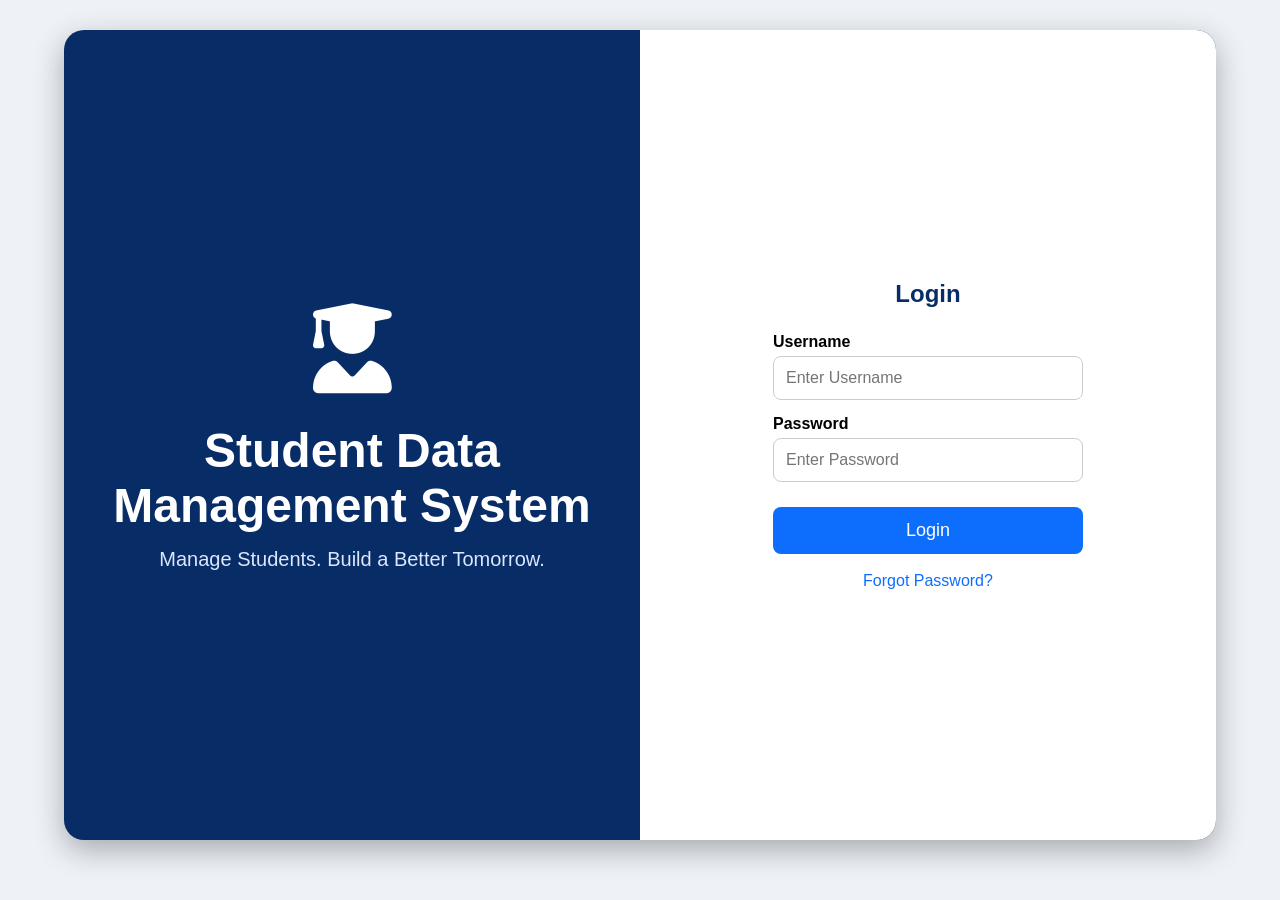
<file: index.html>
<!DOCTYPE html>
<html lang="en">
<head>
<meta charset="UTF-8">
<meta name="viewport" content="width=device-width, initial-scale=1.0">
<title>Student Data Management System</title>

<link rel="stylesheet" href="style.css">

<link href="https://cdnjs.cloudflare.com/ajax/libs/font-awesome/6.5.2/css/all.min.css" rel="stylesheet">

</head>

<body>

<div class="container">

<div class="left">

<div class="logo">
<i class="fa-solid fa-user-graduate"></i>
</div>

<h1>Student Data<br>Management System</h1>

<p>Manage Students. Build a Better Tomorrow.</p>

</div>

<div class="right">

<div class="login-box">

<h2>Login</h2>

<label>Username</label>

<input
type="text"
id="username"
placeholder="Enter Username">

<label>Password</label>

<input
type="password"
id="password"
placeholder="Enter Password">

<button id="loginBtn">
Login
</button>

<a href="#">Forgot Password?</a>

</div>

</div>

</div>

<script src="login.js"></script>

</body>
</html>
</file>
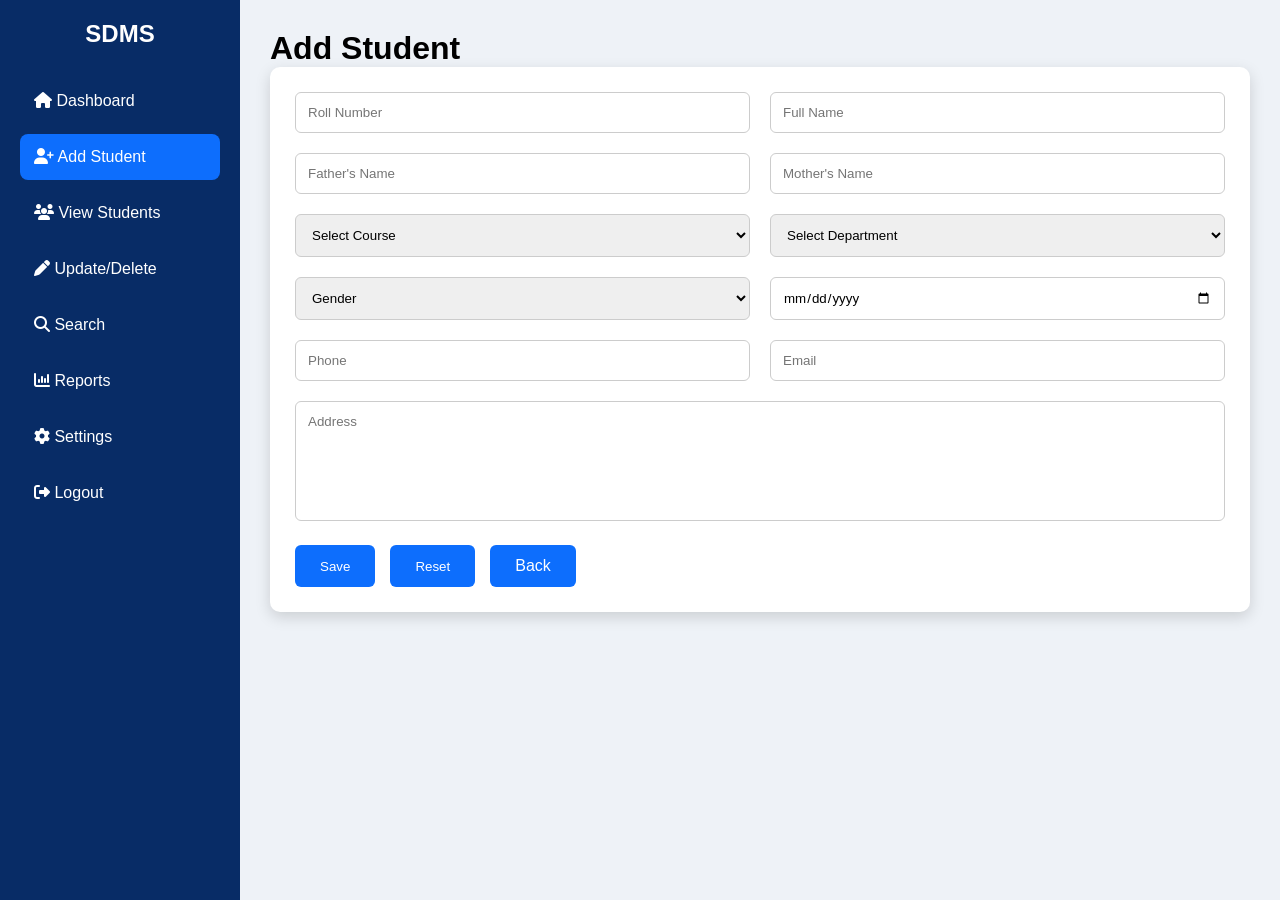
<file: add-student.html>
<!DOCTYPE html>
<html lang="en">
<head>
<meta charset="UTF-8">
<meta name="viewport" content="width=device-width, initial-scale=1.0">
<title>Add Student</title>

<link rel="stylesheet" href="form.css">

<link href="https://cdnjs.cloudflare.com/ajax/libs/font-awesome/6.5.2/css/all.min.css" rel="stylesheet">

</head>

<body>

<div class="container">

<div class="sidebar">

<h2>SDMS</h2>

<ul>

<li><a href="dashboard.html"><i class="fa fa-house"></i> Dashboard</a></li>

<li class="active"><a href="add-student.html"><i class="fa fa-user-plus"></i> Add Student</a></li>

<li><a href="view-students.html"><i class="fa fa-users"></i> View Students</a></li>

<li><a href="update-delete.html"><i class="fa fa-pen"></i> Update/Delete</a></li>

<li><a href="search.html"><i class="fa fa-search"></i> Search</a></li>

<li><a href="reports.html"><i class="fa fa-chart-column"></i> Reports</a></li>

<li><a href="settings.html"><i class="fa fa-gear"></i> Settings</a></li>

<li><a href="index.html"><i class="fa fa-right-from-bracket"></i> Logout</a></li>

</ul>

</div>

<div class="main">

<h1>Add Student</h1>

<form id="studentForm">

<div class="row">

<input type="text" placeholder="Roll Number" required>

<input type="text" placeholder="Full Name" required>

</div>

<div class="row">

<input type="text" placeholder="Father's Name">

<input type="text" placeholder="Mother's Name">

</div>

<div class="row">

<select>

<option>Select Course</option>

<option>BCA</option>

<option>BBA</option>

<option>B.Tech</option>

<option>B.Sc</option>

</select>

<select>

<option>Select Department</option>

<option>Computer Science</option>

<option>Management</option>

<option>Commerce</option>

</select>

</div>

<div class="row">

<select>

<option>Gender</option>

<option>Male</option>

<option>Female</option>

</select>

<input type="date">

</div>

<div class="row">

<input type="text" placeholder="Phone">

<input type="email" placeholder="Email">

</div>

<textarea placeholder="Address"></textarea>

<div class="buttons">

<button type="submit">Save</button>

<button type="reset">Reset</button>

<a href="dashboard.html">Back</a>

</div>

</form>

</div>

</div>

<script src="student.js"></script>

</body>
</html>
</file>
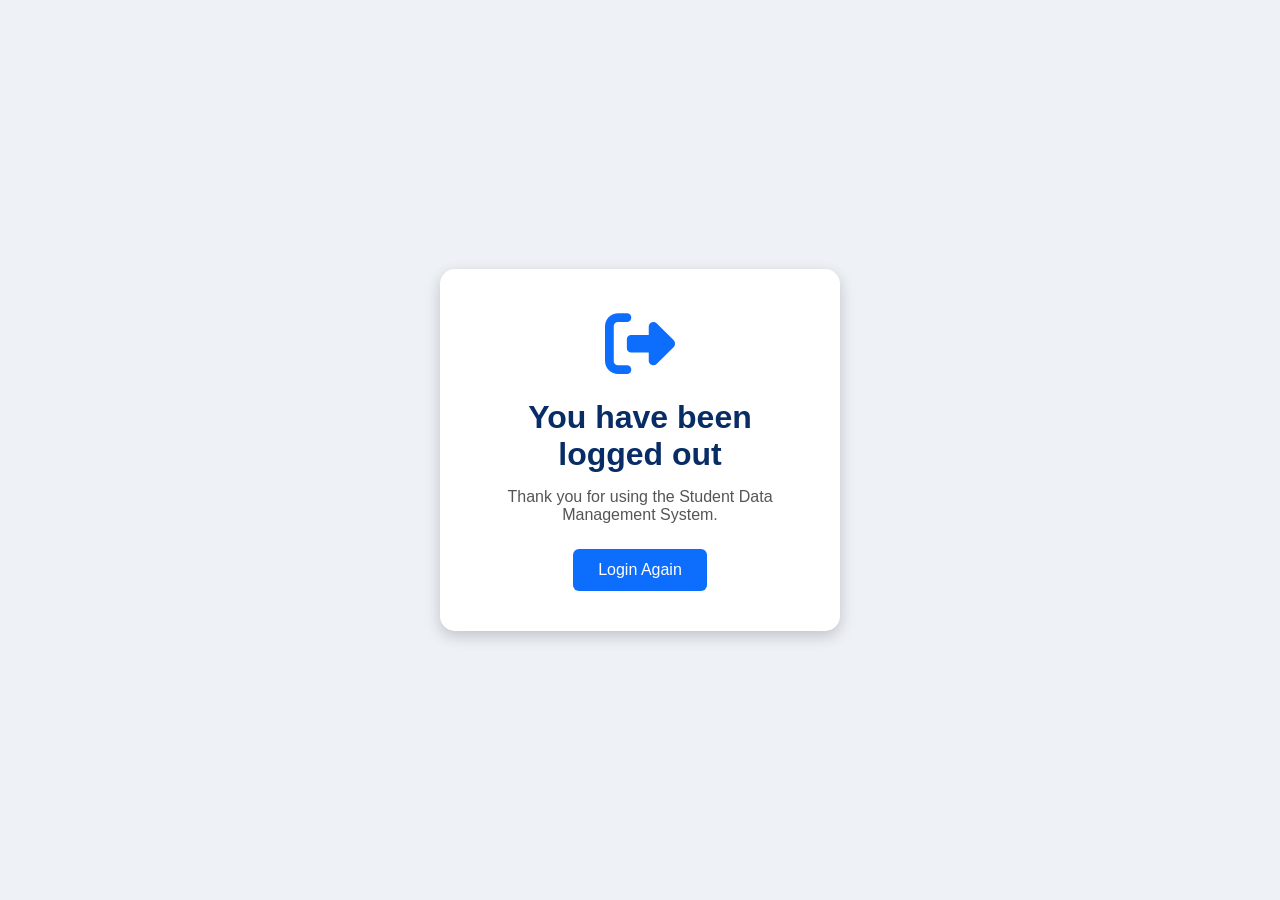
<file: logout.html>
<!DOCTYPE html>
<html lang="en">
<head>

<meta charset="UTF-8">
<meta name="viewport" content="width=device-width, initial-scale=1.0">

<title>Logout</title>

<link rel="stylesheet" href="logout.css">

<link href="https://cdnjs.cloudflare.com/ajax/libs/font-awesome/6.5.2/css/all.min.css" rel="stylesheet">

</head>

<body>

<div class="logout-box">

<i class="fa-solid fa-right-from-bracket icon"></i>

<h1>You have been logged out</h1>

<p>Thank you for using the Student Data Management System.</p>

<button onclick="loginAgain()">Login Again</button>

</div>

<script src="logout.js"></script>

</body>
</html>
</file>
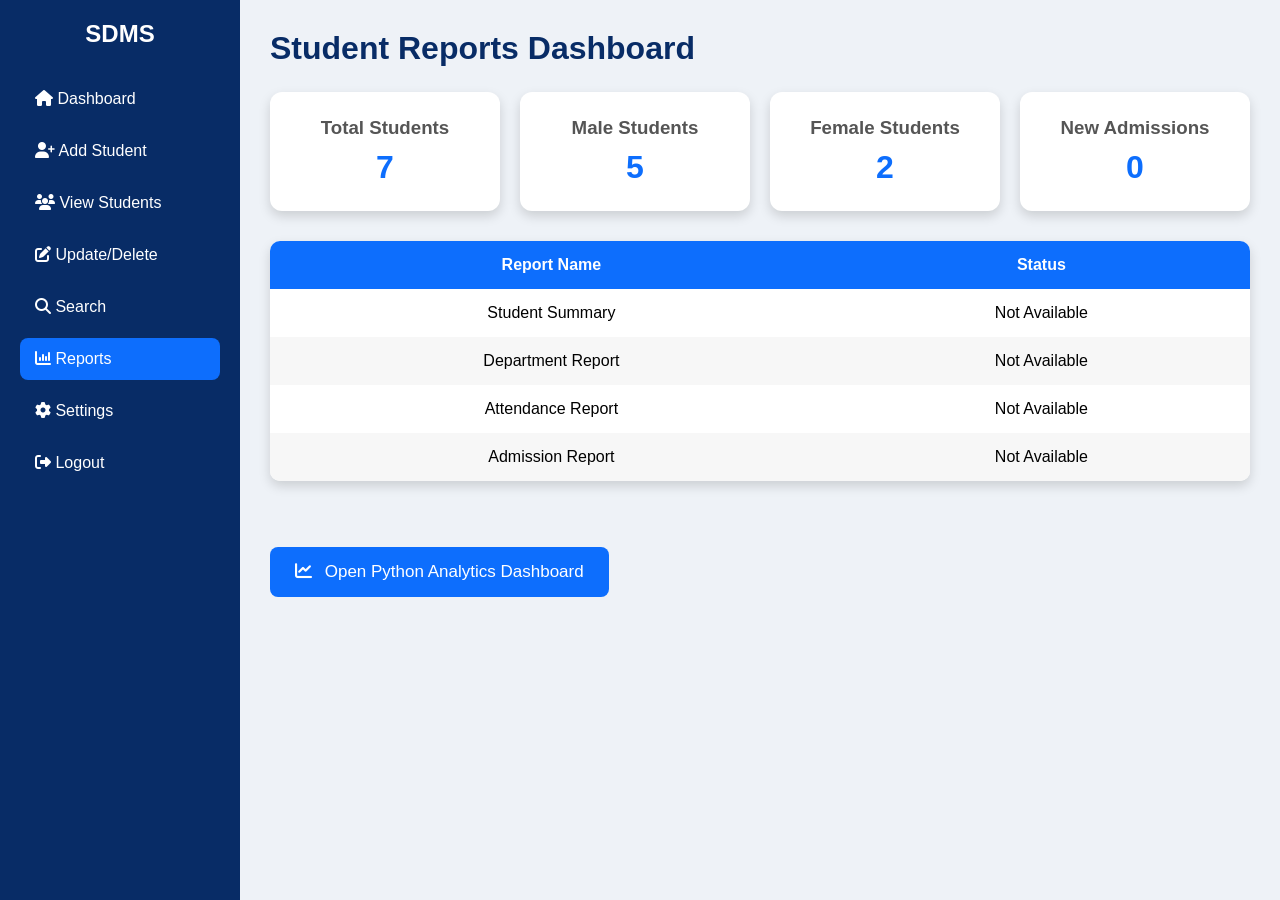
<file: reports.html>
<!DOCTYPE html>
<html lang="en">
<head>

<meta charset="UTF-8">
<meta name="viewport" content="width=device-width, initial-scale=1.0">

<title>Student Reports</title>

<link rel="stylesheet" href="reports.css">

<link href="https://cdnjs.cloudflare.com/ajax/libs/font-awesome/6.5.2/css/all.min.css" rel="stylesheet">

</head>

<body>

<div class="container">

<div class="sidebar">

<h2>SDMS</h2>

<ul>

<li><a href="dashboard.html"><i class="fa-solid fa-house"></i> Dashboard</a></li>

<li><a href="add-student.html"><i class="fa-solid fa-user-plus"></i> Add Student</a></li>

<li><a href="view-students.html"><i class="fa-solid fa-users"></i> View Students</a></li>

<li><a href="update-delete.html"><i class="fa-solid fa-pen-to-square"></i> Update/Delete</a></li>

<li><a href="search.html"><i class="fa-solid fa-magnifying-glass"></i> Search</a></li>

<li class="active"><a href="reports.html"><i class="fa-solid fa-chart-column"></i> Reports</a></li>

<li><a href="settings.html"><i class="fa-solid fa-gear"></i> Settings</a></li>

<li><a href="logout.html"><i class="fa-solid fa-right-from-bracket"></i> Logout</a></li>

</ul>

</div>

<div class="main">

<h1>Student Reports Dashboard</h1>

<div class="cards">

<div class="card">
<h3>Total Students</h3>
<h2>7</h2>
</div>

<div class="card">
<h3>Male Students</h3>
<h2>5</h2>
</div>

<div class="card">
<h3>Female Students</h3>
<h2>2</h2>
</div>

<div class="card">
<h3>New Admissions</h3>
<h2>0</h2>
</div>

</div>

<table>

<thead>

<tr>
<th>Report Name</th>
<th>Status</th>
</tr>

</thead>

<tbody>

<tr>
<td>Student Summary</td>
<td> Not Available</td>
</tr>

<tr>
<td>Department Report</td>
<td> Not Available</td>
</tr>

<tr>
<td>Attendance Report</td>
<td> Not Available</td>
</tr>

<tr>
<td>Admission Report</td>
<td> Not Available</td>
</tr>

</tbody>

</table>

<br><br>

<button onclick="openPythonReport()">
<i class="fa-solid fa-chart-line"></i>
Open Python Analytics Dashboard
</button>

</div>

</div>

<script src="reports.js"></script>

</body>
</html>
</file>
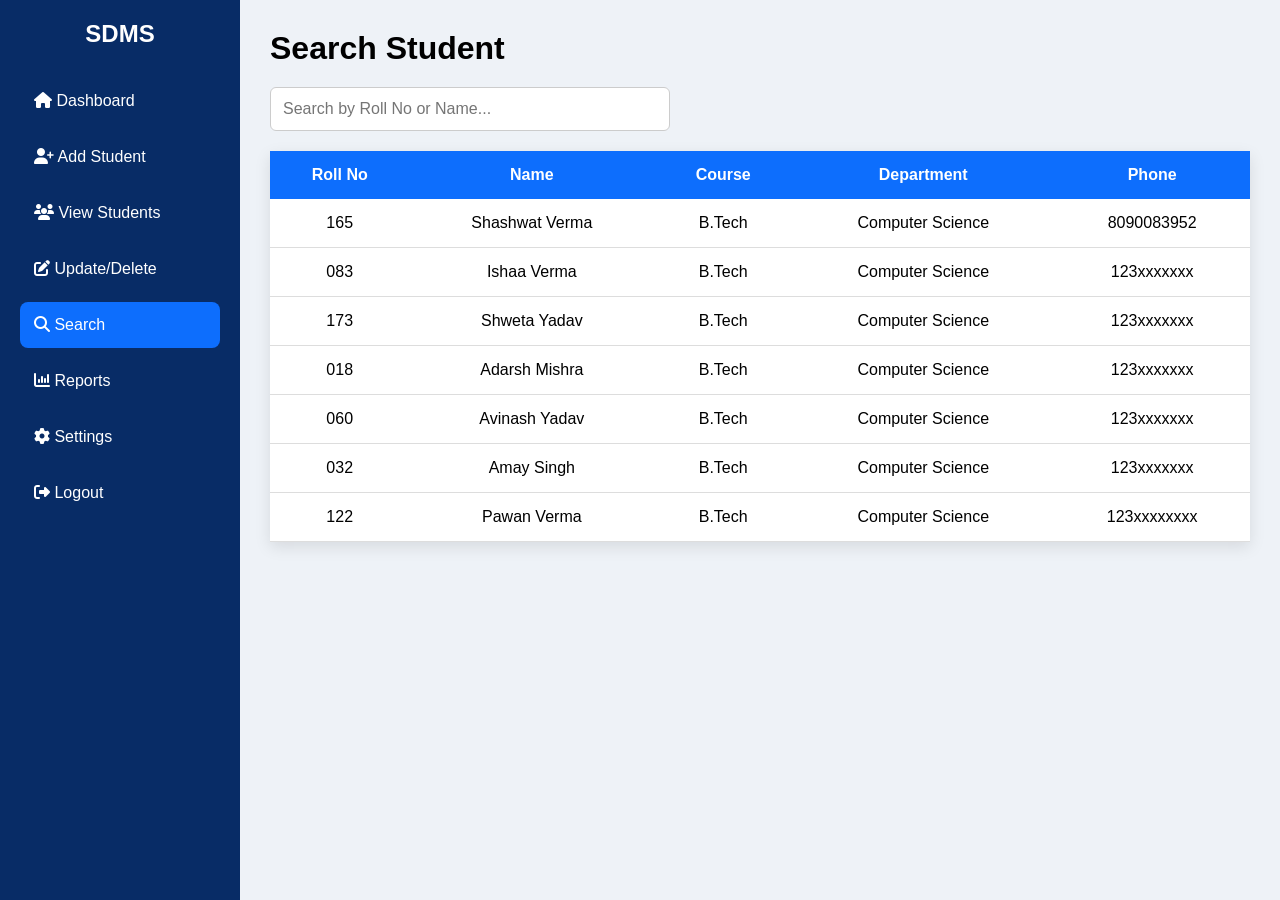
<file: search.html>
<!DOCTYPE html>
<html lang="en">
<head>
<meta charset="UTF-8">
<meta name="viewport" content="width=device-width, initial-scale=1.0">
<title>Search Student</title>

<link rel="stylesheet" href="search.css">

<link href="https://cdnjs.cloudflare.com/ajax/libs/font-awesome/6.5.2/css/all.min.css" rel="stylesheet">

</head>

<body>

<div class="container">

<div class="sidebar">

<h2>SDMS</h2>

<ul>

<li><a href="dashboard.html"><i class="fa-solid fa-house"></i> Dashboard</a></li>

<li><a href="add-student.html"><i class="fa-solid fa-user-plus"></i> Add Student</a></li>

<li><a href="view-students.html"><i class="fa-solid fa-users"></i> View Students</a></li>

<li><a href="update-delete.html"><i class="fa-solid fa-pen-to-square"></i> Update/Delete</a></li>

<li class="active"><a href="search.html"><i class="fa-solid fa-magnifying-glass"></i> Search</a></li>

<li><a href="reports.html"><i class="fa-solid fa-chart-column"></i> Reports</a></li>

<li><a href="settings.html"><i class="fa-solid fa-gear"></i> Settings</a></li>

<li><a href="index.html"><i class="fa-solid fa-right-from-bracket"></i> Logout</a></li>

</ul>

</div>

<div class="main">

<h1>Search Student</h1>

<input type="text" id="searchInput" placeholder="Search by Roll No or Name..." onkeyup="searchStudent()">

<table id="studentTable">

<thead>

<tr>

<th>Roll No</th>
<th>Name</th>
<th>Course</th>
<th>Department</th>
<th>Phone</th>

</tr>

</thead>

<tbody>

<tr>
<td>165</td>
<td>Shashwat Verma</td>
<td>B.Tech</td>
<td>Computer Science</td>
<td>8090083952</td>

</tr>

<tr>

<td>083</td>
<td>Ishaa Verma</td>
<td>B.Tech</td>
<td>Computer Science</td>
<td>123xxxxxxx</td>


</tr>

<tr>

<td>173</td>
<td>Shweta Yadav</td>
<td>B.Tech</td>
<td>Computer Science</td>
<td>123xxxxxxx</td>


</tr>

<tr>
<td>018</td>
<td>Adarsh Mishra</td>
<td>B.Tech</td>
<td>Computer Science</td>
<td>123xxxxxxx</td>


</tr>


<tr>
<td>060</td>
<td>Avinash Yadav</td>
<td>B.Tech</td>
<td>Computer Science</td>
<td>123xxxxxxx</td>


</tr>


<tr>
<td>032</td>
<td>Amay Singh</td>
<td>B.Tech</td>
<td>Computer Science</td>
<td>123xxxxxxx</td>


</tr>


<tr>
<td>122</td>
<td>Pawan Verma</td>
<td>B.Tech</td>
<td>Computer Science</td>
<td>123xxxxxxxx</td>


</tr>

</tbody>

</table>

</div>

</div>

<script src="search.js"></script>

</body>
</html>
</file>
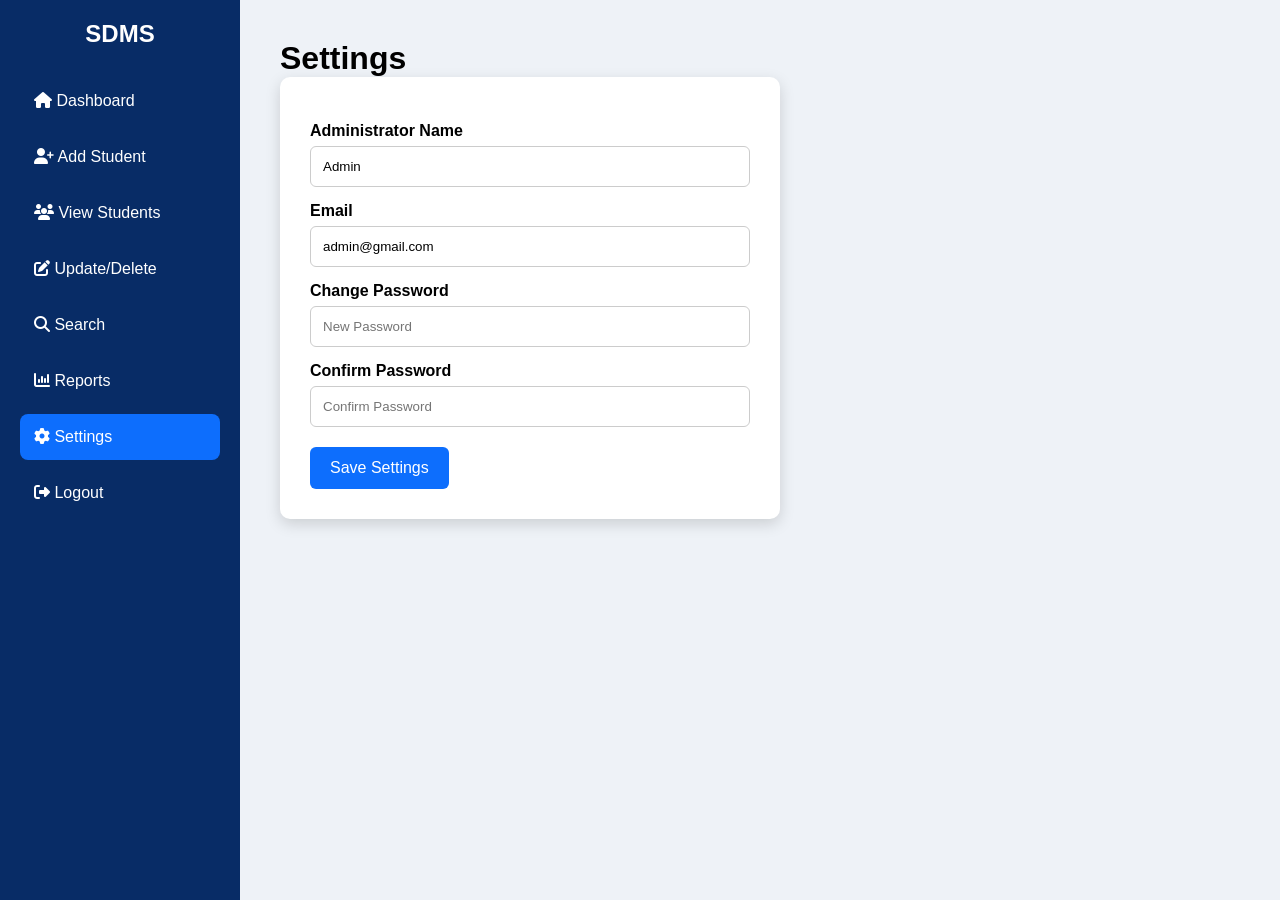
<file: settings.html>
<!DOCTYPE html>
<html lang="en">
<head>
<meta charset="UTF-8">
<meta name="viewport" content="width=device-width, initial-scale=1.0">
<title>Settings</title>

<link rel="stylesheet" href="settings.css">

<link href="https://cdnjs.cloudflare.com/ajax/libs/font-awesome/6.5.2/css/all.min.css" rel="stylesheet">

</head>

<body>

<div class="container">

<div class="sidebar">

<h2>SDMS</h2>

<ul>

<li><a href="dashboard.html"><i class="fa-solid fa-house"></i> Dashboard</a></li>

<li><a href="add-student.html"><i class="fa-solid fa-user-plus"></i> Add Student</a></li>

<li><a href="view-students.html"><i class="fa-solid fa-users"></i> View Students</a></li>

<li><a href="update-delete.html"><i class="fa-solid fa-pen-to-square"></i> Update/Delete</a></li>

<li><a href="search.html"><i class="fa-solid fa-magnifying-glass"></i> Search</a></li>

<li><a href="reports.html"><i class="fa-solid fa-chart-column"></i> Reports</a></li>

<li class="active"><a href="settings.html"><i class="fa-solid fa-gear"></i> Settings</a></li>

<li><a href="logout.html"><i class="fa-solid fa-right-from-bracket"></i> Logout</a></li>

</ul>

</div>

<div class="main">

<h1>Settings</h1>

<form id="settingsForm">

<label>Administrator Name</label>
<input type="text" id="adminName" value="Admin">

<label>Email</label>
<input type="email" id="email" value="admin@gmail.com">

<label>Change Password</label>
<input type="password" id="password" placeholder="New Password">

<label>Confirm Password</label>
<input type="password" id="confirmPassword" placeholder="Confirm Password">

<button type="button" onclick="saveSettings()">Save Settings</button>

</form>

</div>

</div>

<script src="settings.js"></script>

</body>
</html>
</file>
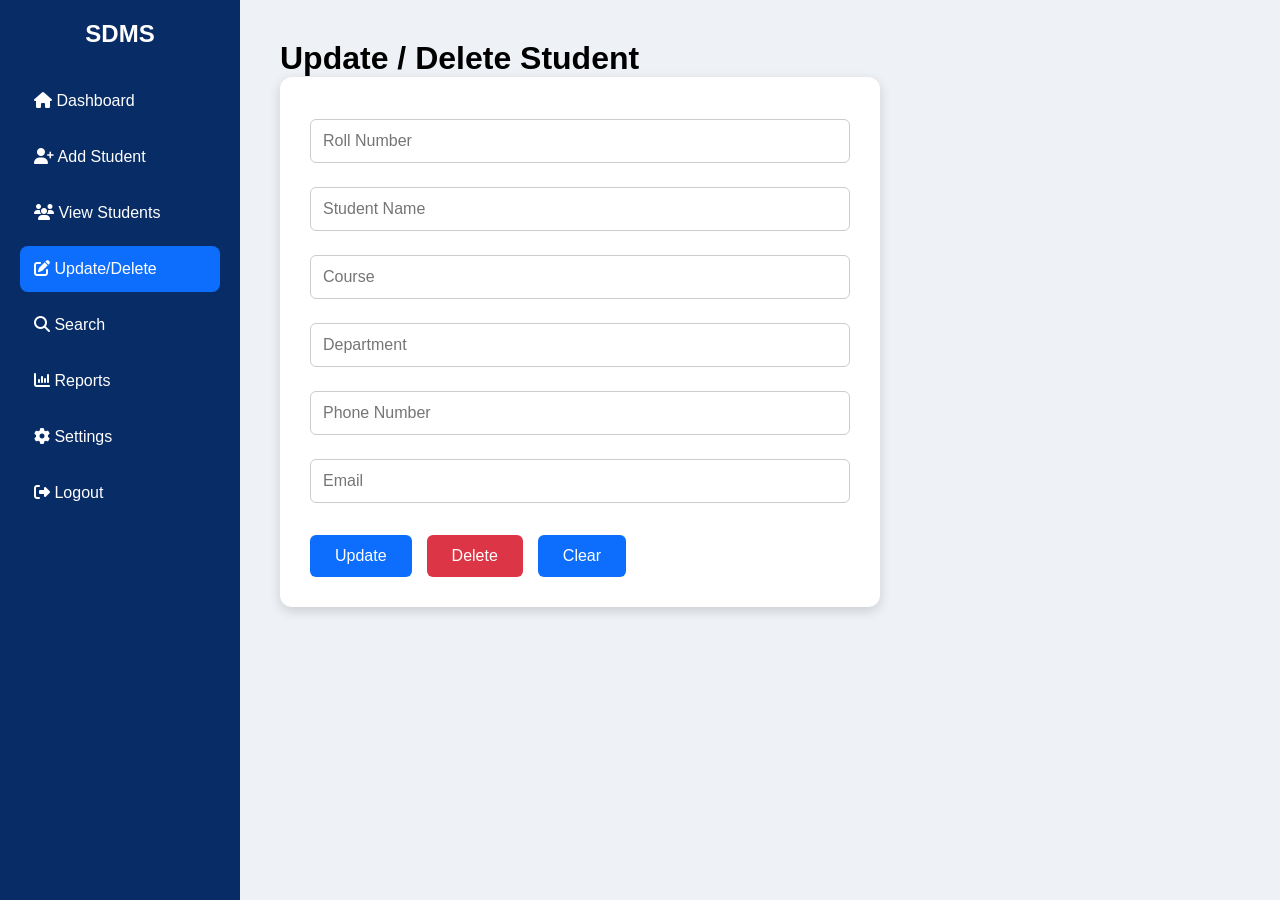
<file: update-delete.html>
<!DOCTYPE html>
<html lang="en">
<head>
<meta charset="UTF-8">
<meta name="viewport" content="width=device-width, initial-scale=1.0">
<title>Update/Delete Student</title>

<link rel="stylesheet" href="update-delete.css">

<link href="https://cdnjs.cloudflare.com/ajax/libs/font-awesome/6.5.2/css/all.min.css" rel="stylesheet">

</head>
<body>

<div class="container">

<div class="sidebar">

<h2>SDMS</h2>

<ul>

<li><a href="dashboard.html"><i class="fa-solid fa-house"></i> Dashboard</a></li>

<li><a href="add-student.html"><i class="fa-solid fa-user-plus"></i> Add Student</a></li>

<li><a href="view-students.html"><i class="fa-solid fa-users"></i> View Students</a></li>

<li class="active"><a href="update-delete.html"><i class="fa-solid fa-pen-to-square"></i> Update/Delete</a></li>

<li><a href="search.html"><i class="fa-solid fa-magnifying-glass"></i> Search</a></li>

<li><a href="reports.html"><i class="fa-solid fa-chart-column"></i> Reports</a></li>

<li><a href="settings.html"><i class="fa-solid fa-gear"></i> Settings</a></li>

<li><a href="index.html"><i class="fa-solid fa-right-from-bracket"></i> Logout</a></li>

</ul>

</div>

<div class="main">

<h1>Update / Delete Student</h1>

<form id="updateForm">

<input type="text" id="roll" placeholder="Roll Number" required>

<input type="text" id="name" placeholder="Student Name" required>

<input type="text" id="course" placeholder="Course">

<input type="text" id="department" placeholder="Department">

<input type="text" id="phone" placeholder="Phone Number">

<input type="email" id="email" placeholder="Email">

<div class="buttons">

<button type="button" onclick="updateStudent()">Update</button>

<button type="button" class="delete" onclick="deleteStudent()">Delete</button>

<button type="reset">Clear</button>

</div>

</form>

</div>

</div>

<script src="update-delete.js"></script>

</body>
</html>
</file>
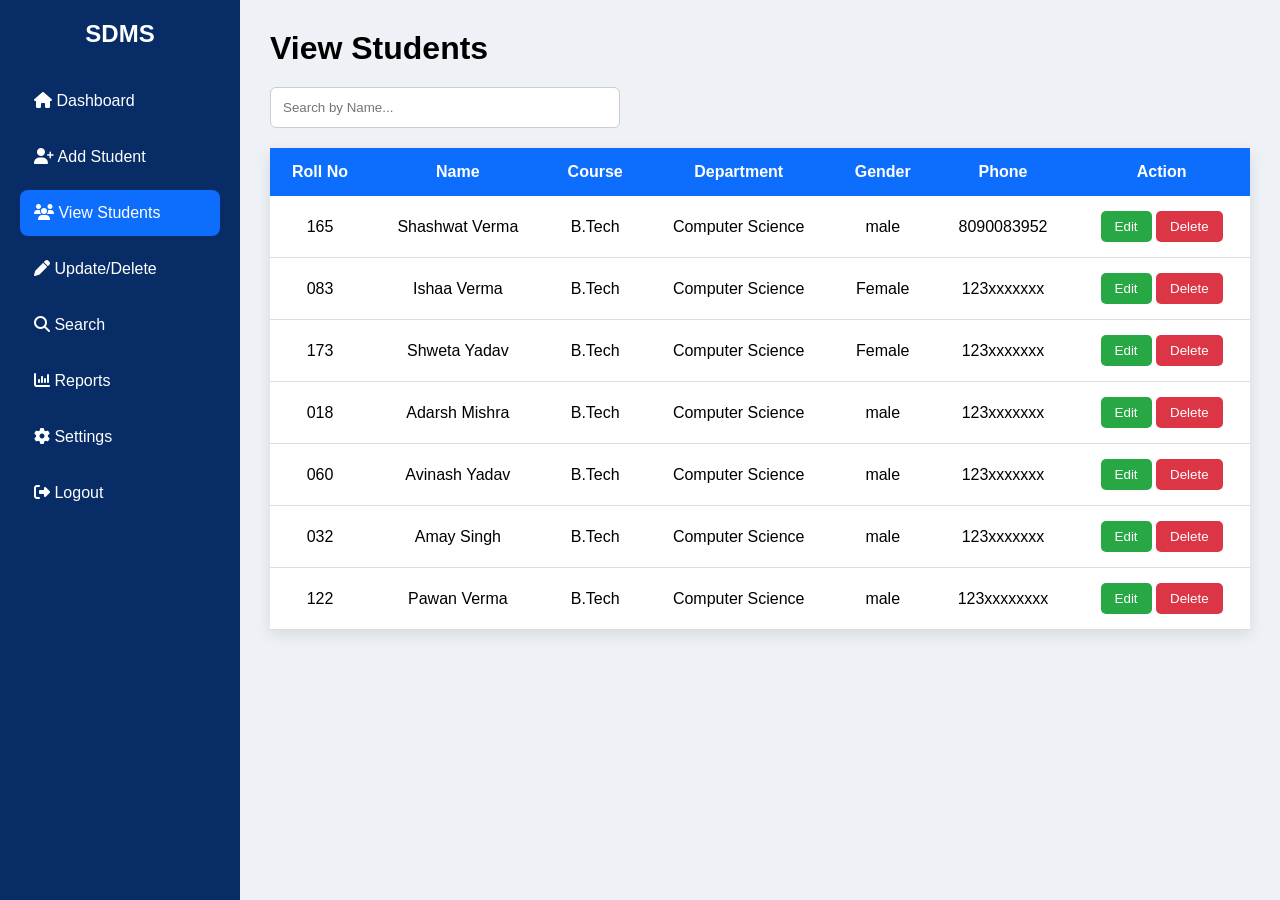
<file: view-students.html>
<!DOCTYPE html>
<html lang="en">
<head>

<meta charset="UTF-8">
<meta name="viewport" content="width=device-width, initial-scale=1.0">

<title>View Students</title>

<link rel="stylesheet" href="view.css">

<link href="https://cdnjs.cloudflare.com/ajax/libs/font-awesome/6.5.2/css/all.min.css" rel="stylesheet">

</head>

<body>

<div class="container">

<div class="sidebar">

<h2>SDMS</h2>

<ul>

<li><a href="dashboard.html"><i class="fa-solid fa-house"></i> Dashboard</a></li>

<li><a href="add-student.html"><i class="fa-solid fa-user-plus"></i> Add Student</a></li>

<li class="active"><a href="view-students.html"><i class="fa-solid fa-users"></i> View Students</a></li>

<li><a href="update-delete.html"><i class="fa-solid fa-pen"></i> Update/Delete</a></li>

<li><a href="search.html"><i class="fa-solid fa-search"></i> Search</a></li>

<li><a href="reports.html"><i class="fa-solid fa-chart-column"></i> Reports</a></li>

<li><a href="settings.html"><i class="fa-solid fa-gear"></i> Settings</a></li>

<li><a href="index.html"><i class="fa-solid fa-right-from-bracket"></i> Logout</a></li>

</ul>

</div>

<div class="main">

<h1>View Students</h1>

<input
type="text"
id="searchInput"
placeholder="Search by Name..."
onkeyup="searchStudent()">

<table id="studentTable">

<thead>

<tr>

<th>Roll No</th>
<th>Name</th>
<th>Course</th>
<th>Department</th>
<th>Gender</th>
<th>Phone</th>
<th>Action</th>

</tr>

</thead>

<tbody>

<tr>
<td>165</td>
<td>Shashwat Verma</td>
<td>B.Tech</td>
<td>Computer Science</td>
<td>male</td>
<td>8090083952</td>
<td>

<button class="edit">Edit</button>

<button class="delete">Delete</button>

</td>

</tr>

<tr>

<td>083</td>
<td>Ishaa Verma</td>
<td>B.Tech</td>
<td>Computer Science</td>
<td>Female</td>
<td>123xxxxxxx</td>

<td>

<button class="edit">Edit</button>

<button class="delete">Delete</button>

</td>

</tr>

<tr>

<td>173</td>
<td>Shweta Yadav</td>
<td>B.Tech</td>
<td>Computer Science</td>
<td>Female</td>
<td>123xxxxxxx</td>

<td>

<button class="edit">Edit</button>

<button class="delete">Delete</button>

</td>

</tr>

<tr>
<td>018</td>
<td>Adarsh Mishra</td>
<td>B.Tech</td>
<td>Computer Science</td>
<td>male</td>
<td>123xxxxxxx</td>
<td>

<button class="edit">Edit</button>

<button class="delete">Delete</button>

</td>

</tr>


<tr>
<td>060</td>
<td>Avinash Yadav</td>
<td>B.Tech</td>
<td>Computer Science</td>
<td>male</td>
<td>123xxxxxxx</td>
<td>

<button class="edit">Edit</button>

<button class="delete">Delete</button>

</td>

</tr>


<tr>
<td>032</td>
<td>Amay Singh</td>
<td>B.Tech</td>
<td>Computer Science</td>
<td>male</td>
<td>123xxxxxxx</td>
<td>

<button class="edit">Edit</button>

<button class="delete">Delete</button>

</td>

</tr>


<tr>
<td>122</td>
<td>Pawan Verma</td>
<td>B.Tech</td>
<td>Computer Science</td>
<td>male</td>
<td>123xxxxxxxx</td>
<td>

<button class="edit">Edit</button>

<button class="delete">Delete</button>

</td>

</tr>

</tbody>

</table>

</div>

</div>

<script src="view.js"></script>

</body>
</html>
</file>
<file: style.css>
*{
margin:0;
padding:0;
box-sizing:border-box;
font-family:Arial,sans-serif;
}

body{
background:#eef2f7;
}

.container{
width:90%;
height:90vh;
margin:30px auto;
display:flex;
background:#082c66;
border-radius:20px;
overflow:hidden;
box-shadow:0 10px 30px rgba(0,0,0,.3);
}

.left{
width:50%;
display:flex;
flex-direction:column;
justify-content:center;
align-items:center;
color:white;
padding:40px;
}

.logo{
font-size:90px;
margin-bottom:20px;
}

.left h1{
font-size:48px;
text-align:center;
margin-bottom:15px;
}

.left p{
font-size:20px;
color:#dbe7ff;
text-align:center;
}

.right{
width:50%;
display:flex;
justify-content:center;
align-items:center;
background:white;
}

.login-box{
width:380px;
padding:35px;
}

.login-box h2{
text-align:center;
margin-bottom:25px;
color:#082c66;
}

.login-box label{
display:block;
margin-top:15px;
margin-bottom:5px;
font-weight:bold;
}

.login-box input{
width:100%;
padding:12px;
font-size:16px;
border:1px solid #ccc;
border-radius:8px;
}

.login-box input:focus{
outline:none;
border-color:#0d6efd;
}

.login-box button{
width:100%;
padding:13px;
margin-top:25px;
background:#0d6efd;
color:white;
font-size:18px;
border:none;
border-radius:8px;
cursor:pointer;
transition:.3s;
}

.login-box button:hover{
background:#084ec1;
}

.login-box a{
display:block;
text-align:center;
margin-top:18px;
text-decoration:none;
color:#0d6efd;
}

.login-box a:hover{
text-decoration:underline;
}
</file>
<file: form.css>
*{
margin:0;
padding:0;
box-sizing:border-box;
font-family:Arial,sans-serif;
}

body{
background:#eef2f7;
}

.container{
display:flex;
height:100vh;
}

.sidebar{
width:240px;
background:#082c66;
padding:20px;
}

.sidebar h2{
color:#fff;
text-align:center;
margin-bottom:30px;
}

.sidebar ul{
list-style:none;
}

.sidebar ul li{
margin-bottom:10px;
border-radius:8px;
}

.sidebar ul li a{
display:block;
padding:14px;
color:white;
text-decoration:none;
}

.sidebar ul li:hover,
.sidebar .active{
background:#0d6efd;
}

.main{
flex:1;
padding:30px;
}

form{
background:white;
padding:25px;
border-radius:10px;
box-shadow:0 5px 15px rgba(0,0,0,.15);
}

.row{
display:flex;
gap:20px;
margin-bottom:20px;
}

.row input,
.row select{
width:100%;
padding:12px;
border:1px solid #ccc;
border-radius:6px;
}

textarea{
width:100%;
height:120px;
padding:12px;
border:1px solid #ccc;
border-radius:6px;
margin-bottom:20px;
resize:none;
}

.buttons{
display:flex;
gap:15px;
}

button,
.buttons a{
padding:12px 25px;
border:none;
border-radius:6px;
background:#0d6efd;
color:white;
text-decoration:none;
cursor:pointer;
}

button:hover,
.buttons a:hover{
background:#084ec1;
}
</file>
<file: logout.css>
*{
margin:0;
padding:0;
box-sizing:border-box;
font-family:Arial,sans-serif;
}

body{

display:flex;
justify-content:center;
align-items:center;

height:100vh;

background:#eef2f7;

}

.logout-box{

background:white;

padding:40px;

border-radius:15px;

text-align:center;

box-shadow:0 5px 15px rgba(0,0,0,.2);

width:400px;

}

.icon{

font-size:70px;

color:#0d6efd;

margin-bottom:20px;

}

h1{

margin-bottom:15px;

color:#082c66;

}

p{

margin-bottom:25px;

color:#555;

}

button{

padding:12px 25px;

background:#0d6efd;

color:white;

border:none;

border-radius:6px;

cursor:pointer;

font-size:16px;

}

button:hover{

background:#084ec1;

}
</file>
<file: reports.css>
*{
    margin:0;
    padding:0;
    box-sizing:border-box;
    font-family:Arial,sans-serif;
}

body{
    background:#eef2f7;
}

.container{
    display:flex;
    min-height:100vh;
}

/* Sidebar */

.sidebar{
    width:240px;
    background:#082c66;
    color:white;
    padding:20px;
}

.sidebar h2{
    text-align:center;
    margin-bottom:30px;
}

.sidebar ul{
    list-style:none;
}

.sidebar ul li{
    margin-bottom:10px;
}

.sidebar ul li a{
    display:block;
    color:white;
    text-decoration:none;
    padding:12px 15px;
    border-radius:8px;
    transition:0.3s;
}

.sidebar ul li a:hover,
.sidebar ul li.active a{
    background:#0d6efd;
}

/* Main Content */

.main{
    flex:1;
    padding:30px;
}

.main h1{
    color:#082c66;
    margin-bottom:25px;
}

/* Cards */

.cards{
    display:grid;
    grid-template-columns:repeat(auto-fit,minmax(200px,1fr));
    gap:20px;
    margin-bottom:30px;
}

.card{
    background:white;
    padding:25px;
    text-align:center;
    border-radius:12px;
    box-shadow:0 5px 12px rgba(0,0,0,.15);
}

.card h3{
    color:#555;
    margin-bottom:10px;
}

.card h2{
    color:#0d6efd;
    font-size:32px;
}

/* Table */

table{
    width:100%;
    border-collapse:collapse;
    background:white;
    box-shadow:0 5px 12px rgba(0,0,0,.15);
    border-radius:10px;
    overflow:hidden;
}

thead{
    background:#0d6efd;
    color:white;
}

th,td{
    padding:15px;
    text-align:center;
}

tbody tr:nth-child(even){
    background:#f7f7f7;
}

tbody tr:hover{
    background:#e9f2ff;
}

/* Button */

button{
    margin-top:30px;
    padding:15px 25px;
    background:#0d6efd;
    color:white;
    border:none;
    border-radius:8px;
    font-size:17px;
    cursor:pointer;
    transition:0.3s;
}

button:hover{
    background:#084ec1;
    transform:scale(1.05);
}

button i{
    margin-right:8px;
}

/* Responsive */

@media(max-width:768px){

.container{
    flex-direction:column;
}

.sidebar{
    width:100%;
}

.main{
    padding:20px;
}

.cards{
    grid-template-columns:1fr;
}

table{
    font-size:14px;
}

button{
    width:100%;
}

}
</file>
<file: search.css>
*{
margin:0;
padding:0;
box-sizing:border-box;
font-family:Arial,sans-serif;
}

body{
background:#eef2f7;
}

.container{
display:flex;
height:100vh;
}

.sidebar{
width:240px;
background:#082c66;
padding:20px;
}

.sidebar h2{
color:white;
text-align:center;
margin-bottom:30px;
}

.sidebar ul{
list-style:none;
}

.sidebar li{
margin-bottom:10px;
}

.sidebar a{
display:block;
padding:14px;
color:white;
text-decoration:none;
border-radius:8px;
}

.sidebar .active a,
.sidebar a:hover{
background:#0d6efd;
}

.main{
flex:1;
padding:30px;
}

#searchInput{
width:400px;
padding:12px;
margin:20px 0;
border:1px solid #ccc;
border-radius:6px;
font-size:16px;
}

table{
width:100%;
background:white;
border-collapse:collapse;
box-shadow:0 5px 15px rgba(0,0,0,.1);
}

th{
background:#0d6efd;
color:white;
padding:15px;
}

td{
padding:15px;
text-align:center;
border-bottom:1px solid #ddd;
}
</file>
<file: settings.css>
*{
margin:0;
padding:0;
box-sizing:border-box;
font-family:Arial,sans-serif;
}

body{
background:#eef2f7;
}

.container{
display:flex;
height:100vh;
}

.sidebar{
width:240px;
background:#082c66;
padding:20px;
}

.sidebar h2{
color:white;
text-align:center;
margin-bottom:30px;
}

.sidebar ul{
list-style:none;
}

.sidebar li{
margin-bottom:10px;
}

.sidebar a{
display:block;
padding:14px;
color:white;
text-decoration:none;
border-radius:8px;
}

.sidebar .active a,
.sidebar a:hover{
background:#0d6efd;
}

.main{
flex:1;
padding:40px;
}

form{
background:white;
padding:30px;
max-width:500px;
border-radius:10px;
box-shadow:0 5px 15px rgba(0,0,0,.15);
}

label{
display:block;
margin-top:15px;
font-weight:bold;
}

input{
width:100%;
padding:12px;
margin-top:6px;
border:1px solid #ccc;
border-radius:6px;
}

button{
margin-top:20px;
padding:12px 20px;
background:#0d6efd;
color:white;
border:none;
border-radius:6px;
cursor:pointer;
font-size:16px;
}

button:hover{
background:#084ec1;
}
</file>
<file: update-delete.css>
*{
margin:0;
padding:0;
box-sizing:border-box;
font-family:Arial,sans-serif;
}

body{
background:#eef2f7;
}

.container{
display:flex;
height:100vh;
}

.sidebar{
width:240px;
background:#082c66;
padding:20px;
}

.sidebar h2{
color:white;
text-align:center;
margin-bottom:30px;
}

.sidebar ul{
list-style:none;
}

.sidebar ul li{
margin-bottom:10px;
}

.sidebar ul li a{
display:block;
padding:14px;
color:white;
text-decoration:none;
border-radius:8px;
}

.sidebar .active a,
.sidebar a:hover{
background:#0d6efd;
}

.main{
flex:1;
padding:40px;
}

form{
background:white;
padding:30px;
border-radius:12px;
box-shadow:0 4px 12px rgba(0,0,0,.15);
max-width:600px;
}

form input{
width:100%;
padding:12px;
margin:12px 0;
border:1px solid #ccc;
border-radius:6px;
font-size:16px;
}

.buttons{
margin-top:20px;
display:flex;
gap:15px;
}

button{
padding:12px 25px;
border:none;
border-radius:6px;
cursor:pointer;
background:#0d6efd;
color:white;
font-size:16px;
}

button:hover{
opacity:.9;
}

.delete{
background:#dc3545;
}
</file>
<file: view.css>
*{
margin:0;
padding:0;
box-sizing:border-box;
font-family:Arial,sans-serif;
}

body{
background:#eef2f7;
}

.container{
display:flex;
height:100vh;
}

.sidebar{
width:240px;
background:#082c66;
padding:20px;
}

.sidebar h2{
color:white;
text-align:center;
margin-bottom:30px;
}

.sidebar ul{
list-style:none;
}

.sidebar li{
margin-bottom:10px;
}

.sidebar a{
display:block;
padding:14px;
color:white;
text-decoration:none;
border-radius:8px;
}

.sidebar .active a,
.sidebar a:hover{
background:#0d6efd;
}

.main{
flex:1;
padding:30px;
}

#searchInput{
width:350px;
padding:12px;
margin:20px 0;
border:1px solid #ccc;
border-radius:6px;
}

table{
width:100%;
border-collapse:collapse;
background:white;
box-shadow:0 5px 15px rgba(0,0,0,.1);
}

th{
background:#0d6efd;
color:white;
padding:15px;
}

td{
padding:15px;
text-align:center;
border-bottom:1px solid #ddd;
}

.edit{
background:#28a745;
color:white;
border:none;
padding:8px 14px;
border-radius:5px;
cursor:pointer;
}

.delete{
background:#dc3545;
color:white;
border:none;
padding:8px 14px;
border-radius:5px;
cursor:pointer;
}

.edit:hover{
background:#218838;
}

.delete:hover{
background:#c82333;
}
</file>
